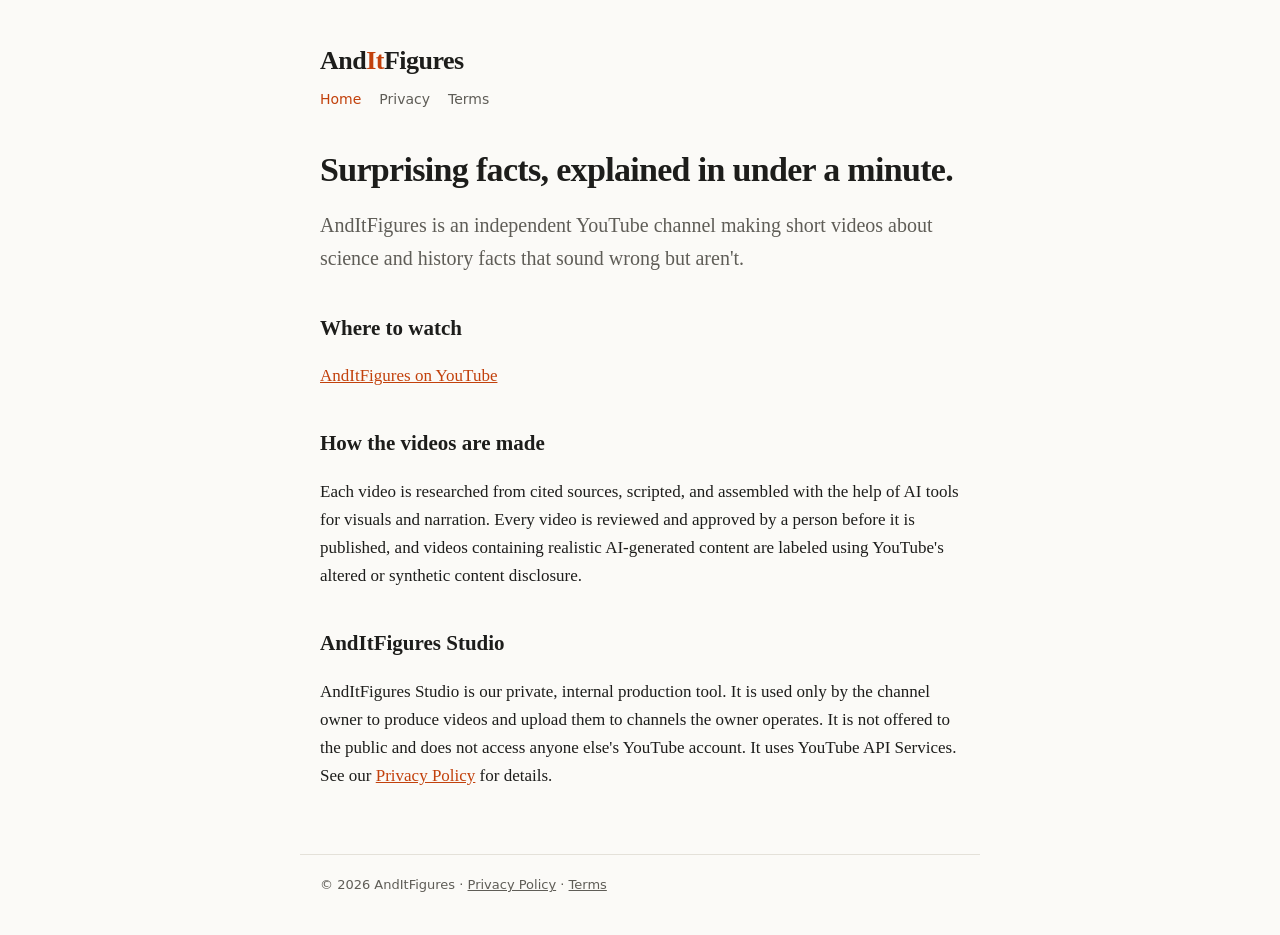
<file: index.html>
<!doctype html>
<html lang="en">
<head>
<meta charset="utf-8">
<meta name="viewport" content="width=device-width, initial-scale=1">
<title>AndItFigures</title>
<meta name="description" content="AndItFigures makes short videos about surprising science and history facts.">
<link rel="stylesheet" href="style.css">
</head>
<body>
<header>
  <a class="brand" href="./">And<span>It</span>Figures</a>
  <nav><a href="./" aria-current="page">Home</a><a href="privacy.html">Privacy</a><a href="terms.html">Terms</a></nav>
</header>
<main>
  <h1>Surprising facts, explained in under a minute.</h1>
  <p class="lede">AndItFigures is an independent YouTube channel making short videos about science and history facts that sound wrong but aren't.</p>

  <h2>Where to watch</h2>
  <p><a href="https://www.youtube.com/channel/UCVDK7PfZuMUJVD22GRITj_Q">AndItFigures on YouTube</a></p>

  <h2>How the videos are made</h2>
  <p>Each video is researched from cited sources, scripted, and assembled with the help of AI tools for visuals and narration. Every video is reviewed and approved by a person before it is published, and videos containing realistic AI-generated content are labeled using YouTube's altered or synthetic content disclosure.</p>

  <h2>AndItFigures Studio</h2>
  <p>AndItFigures Studio is our private, internal production tool. It is used only by the channel owner to produce videos and upload them to channels the owner operates. It is not offered to the public and does not access anyone else's YouTube account. It uses YouTube API Services. See our <a href="privacy.html">Privacy Policy</a> for details.</p>
</main>
<footer>
  © 2026 AndItFigures · <a href="privacy.html">Privacy Policy</a> · <a href="terms.html">Terms</a>
</footer>
</body>
</html>
</file>
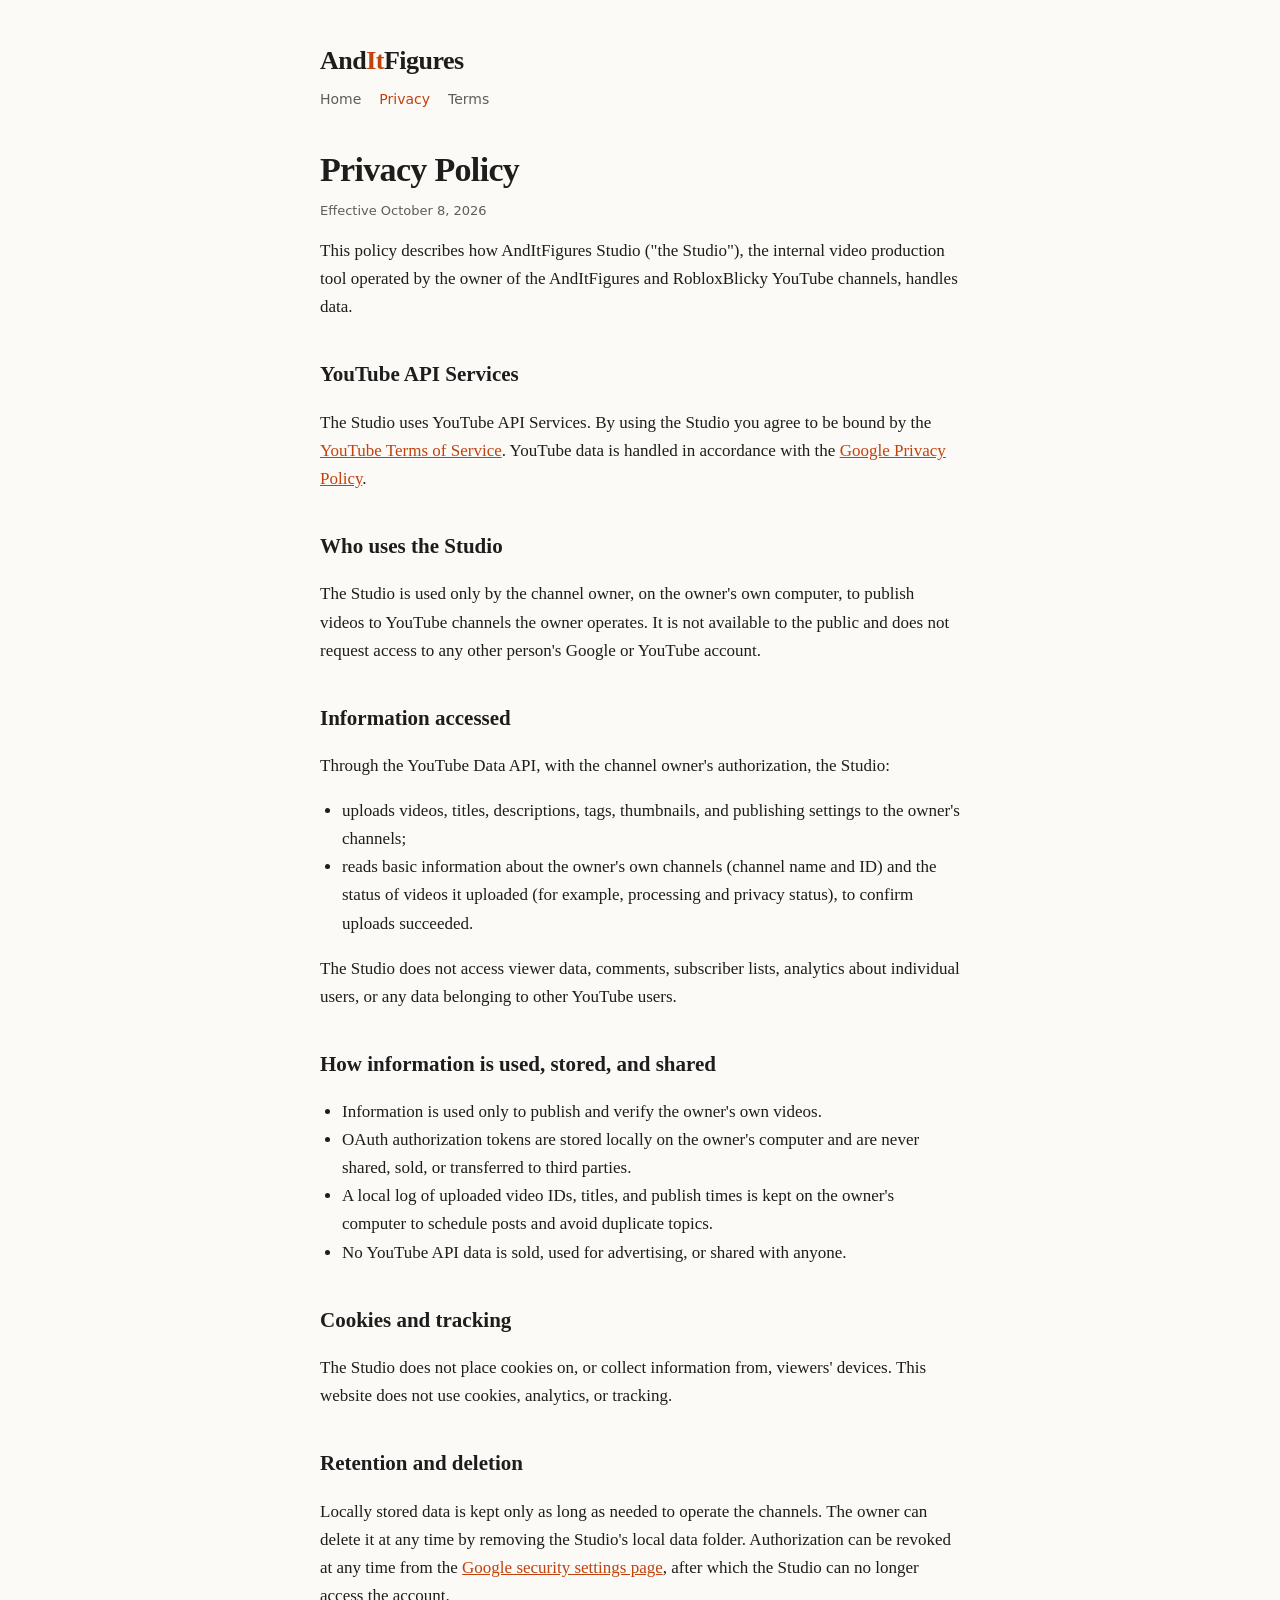
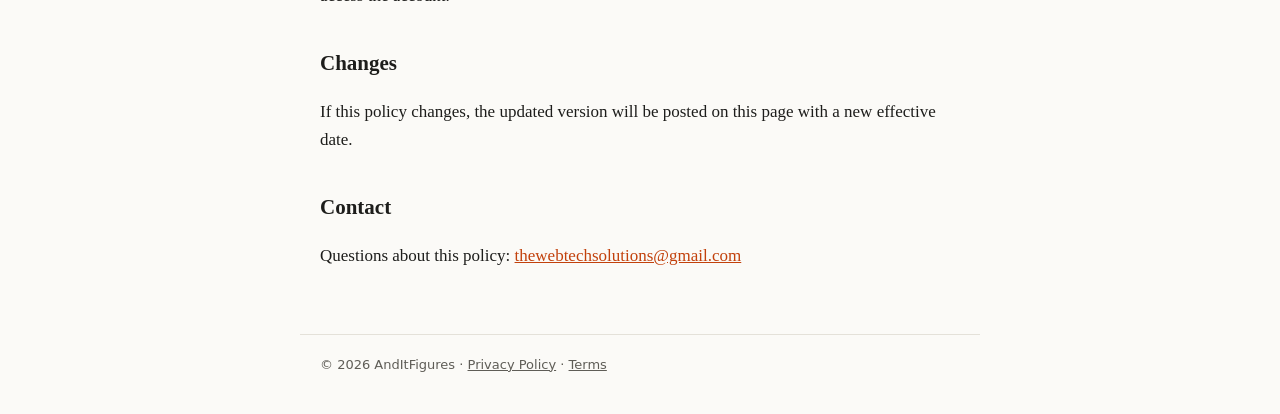
<file: privacy.html>
<!doctype html>
<html lang="en">
<head>
<meta charset="utf-8">
<meta name="viewport" content="width=device-width, initial-scale=1">
<title>Privacy Policy · AndItFigures</title>
<link rel="stylesheet" href="style.css">
</head>
<body>
<header>
  <a class="brand" href="./">And<span>It</span>Figures</a>
  <nav><a href="./">Home</a><a href="privacy.html" aria-current="page">Privacy</a><a href="terms.html">Terms</a></nav>
</header>
<main>
  <h1>Privacy Policy</h1>
  <p class="meta">Effective October 8, 2026</p>

  <p>This policy describes how AndItFigures Studio ("the Studio"), the internal video production tool operated by the owner of the AndItFigures and RobloxBlicky YouTube channels, handles data.</p>

  <h2>YouTube API Services</h2>
  <p>The Studio uses YouTube API Services. By using the Studio you agree to be bound by the <a href="https://www.youtube.com/t/terms">YouTube Terms of Service</a>. YouTube data is handled in accordance with the <a href="https://policies.google.com/privacy">Google Privacy Policy</a>.</p>

  <h2>Who uses the Studio</h2>
  <p>The Studio is used only by the channel owner, on the owner's own computer, to publish videos to YouTube channels the owner operates. It is not available to the public and does not request access to any other person's Google or YouTube account.</p>

  <h2>Information accessed</h2>
  <p>Through the YouTube Data API, with the channel owner's authorization, the Studio:</p>
  <ul>
    <li>uploads videos, titles, descriptions, tags, thumbnails, and publishing settings to the owner's channels;</li>
    <li>reads basic information about the owner's own channels (channel name and ID) and the status of videos it uploaded (for example, processing and privacy status), to confirm uploads succeeded.</li>
  </ul>
  <p>The Studio does not access viewer data, comments, subscriber lists, analytics about individual users, or any data belonging to other YouTube users.</p>

  <h2>How information is used, stored, and shared</h2>
  <ul>
    <li>Information is used only to publish and verify the owner's own videos.</li>
    <li>OAuth authorization tokens are stored locally on the owner's computer and are never shared, sold, or transferred to third parties.</li>
    <li>A local log of uploaded video IDs, titles, and publish times is kept on the owner's computer to schedule posts and avoid duplicate topics.</li>
    <li>No YouTube API data is sold, used for advertising, or shared with anyone.</li>
  </ul>

  <h2>Cookies and tracking</h2>
  <p>The Studio does not place cookies on, or collect information from, viewers' devices. This website does not use cookies, analytics, or tracking.</p>

  <h2>Retention and deletion</h2>
  <p>Locally stored data is kept only as long as needed to operate the channels. The owner can delete it at any time by removing the Studio's local data folder. Authorization can be revoked at any time from the <a href="https://security.google.com/settings/security/permissions">Google security settings page</a>, after which the Studio can no longer access the account.</p>

  <h2>Changes</h2>
  <p>If this policy changes, the updated version will be posted on this page with a new effective date.</p>

  <h2>Contact</h2>
  <p>Questions about this policy: <a href="mailto:thewebtechsolutions@gmail.com">thewebtechsolutions@gmail.com</a></p>
</main>
<footer>
  © 2026 AndItFigures · <a href="privacy.html">Privacy Policy</a> · <a href="terms.html">Terms</a>
</footer>
</body>
</html>
</file>
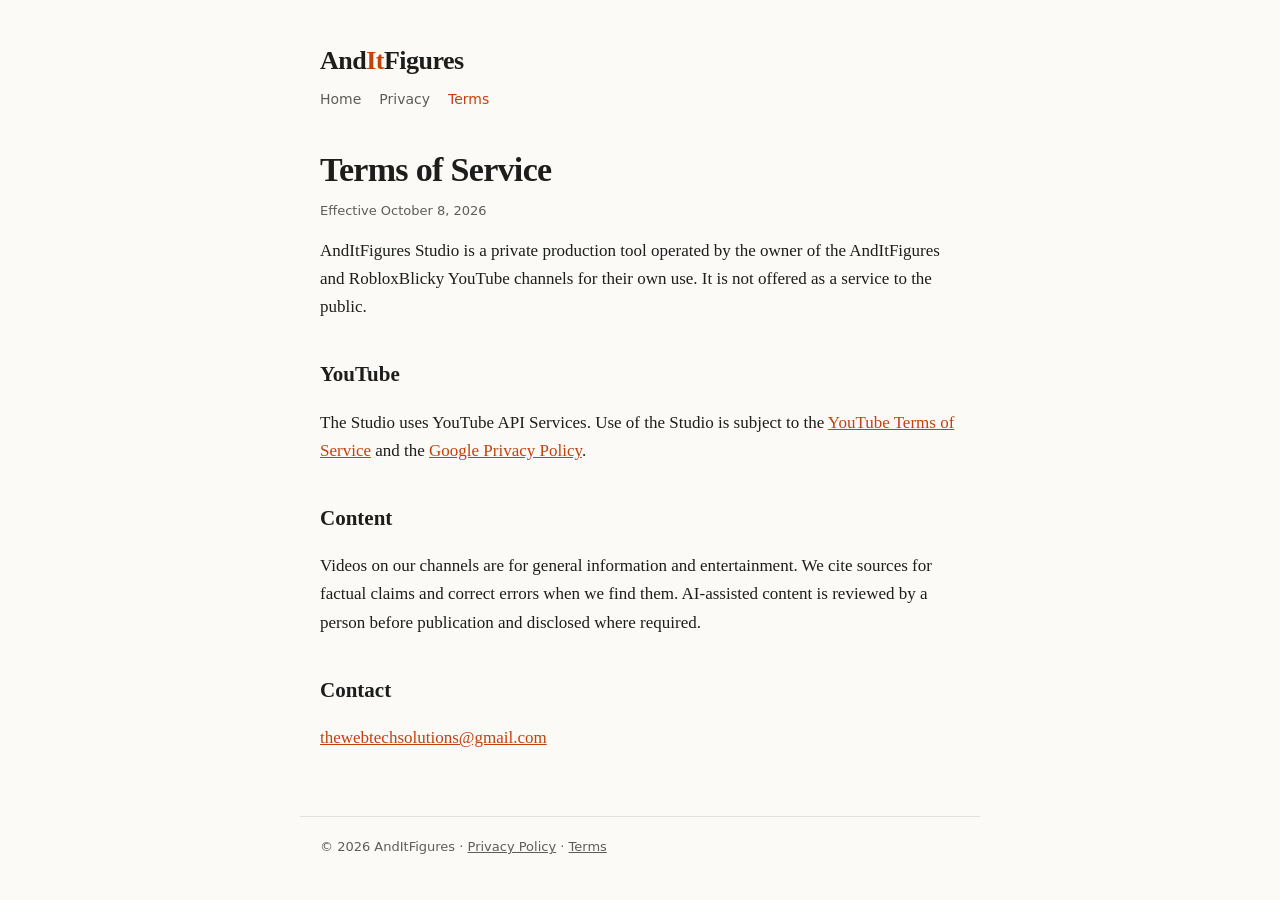
<file: terms.html>
<!doctype html>
<html lang="en">
<head>
<meta charset="utf-8">
<meta name="viewport" content="width=device-width, initial-scale=1">
<title>Terms · AndItFigures</title>
<link rel="stylesheet" href="style.css">
</head>
<body>
<header>
  <a class="brand" href="./">And<span>It</span>Figures</a>
  <nav><a href="./">Home</a><a href="privacy.html">Privacy</a><a href="terms.html" aria-current="page">Terms</a></nav>
</header>
<main>
  <h1>Terms of Service</h1>
  <p class="meta">Effective October 8, 2026</p>

  <p>AndItFigures Studio is a private production tool operated by the owner of the AndItFigures and RobloxBlicky YouTube channels for their own use. It is not offered as a service to the public.</p>

  <h2>YouTube</h2>
  <p>The Studio uses YouTube API Services. Use of the Studio is subject to the <a href="https://www.youtube.com/t/terms">YouTube Terms of Service</a> and the <a href="https://policies.google.com/privacy">Google Privacy Policy</a>.</p>

  <h2>Content</h2>
  <p>Videos on our channels are for general information and entertainment. We cite sources for factual claims and correct errors when we find them. AI-assisted content is reviewed by a person before publication and disclosed where required.</p>

  <h2>Contact</h2>
  <p><a href="mailto:thewebtechsolutions@gmail.com">thewebtechsolutions@gmail.com</a></p>
</main>
<footer>
  © 2026 AndItFigures · <a href="privacy.html">Privacy Policy</a> · <a href="terms.html">Terms</a>
</footer>
</body>
</html>
</file>
<file: style.css>
:root {
  --bg: #fbfaf7;
  --text: #1d1d1b;
  --muted: #5f5d57;
  --accent: #c2410c;
  --rule: #e4e1d9;
}
@media (prefers-color-scheme: dark) {
  :root { --bg: #151513; --text: #ecebe6; --muted: #a3a19a; --accent: #fb923c; --rule: #2e2d29; }
}
* { box-sizing: border-box; }
body {
  margin: 0;
  background: var(--bg);
  color: var(--text);
  font: 17px/1.65 Georgia, "Times New Roman", serif;
}
main, header, footer { max-width: 680px; margin: 0 auto; padding: 0 20px; }
header { padding-top: 48px; }
header a.brand { font: 700 26px/1 Georgia, serif; color: var(--text); text-decoration: none; letter-spacing: -0.02em; }
header a.brand span { color: var(--accent); }
nav { margin-top: 12px; font: 14px/1.4 system-ui, sans-serif; }
nav a { color: var(--muted); margin-right: 18px; text-decoration: none; }
nav a:hover, nav a[aria-current] { color: var(--accent); }
h1 { font-size: 34px; line-height: 1.15; letter-spacing: -0.02em; margin: 40px 0 12px; }
h2 { font-size: 21px; margin: 36px 0 8px; }
p, li { color: var(--text); }
.lede { font-size: 20px; color: var(--muted); }
.meta { font: 13px/1.4 system-ui, sans-serif; color: var(--muted); }
a { color: var(--accent); }
ul { padding-left: 22px; }
footer { margin-top: 64px; padding-top: 20px; padding-bottom: 40px; border-top: 1px solid var(--rule); font: 13px/1.5 system-ui, sans-serif; color: var(--muted); }
footer a { color: var(--muted); }
</file>
